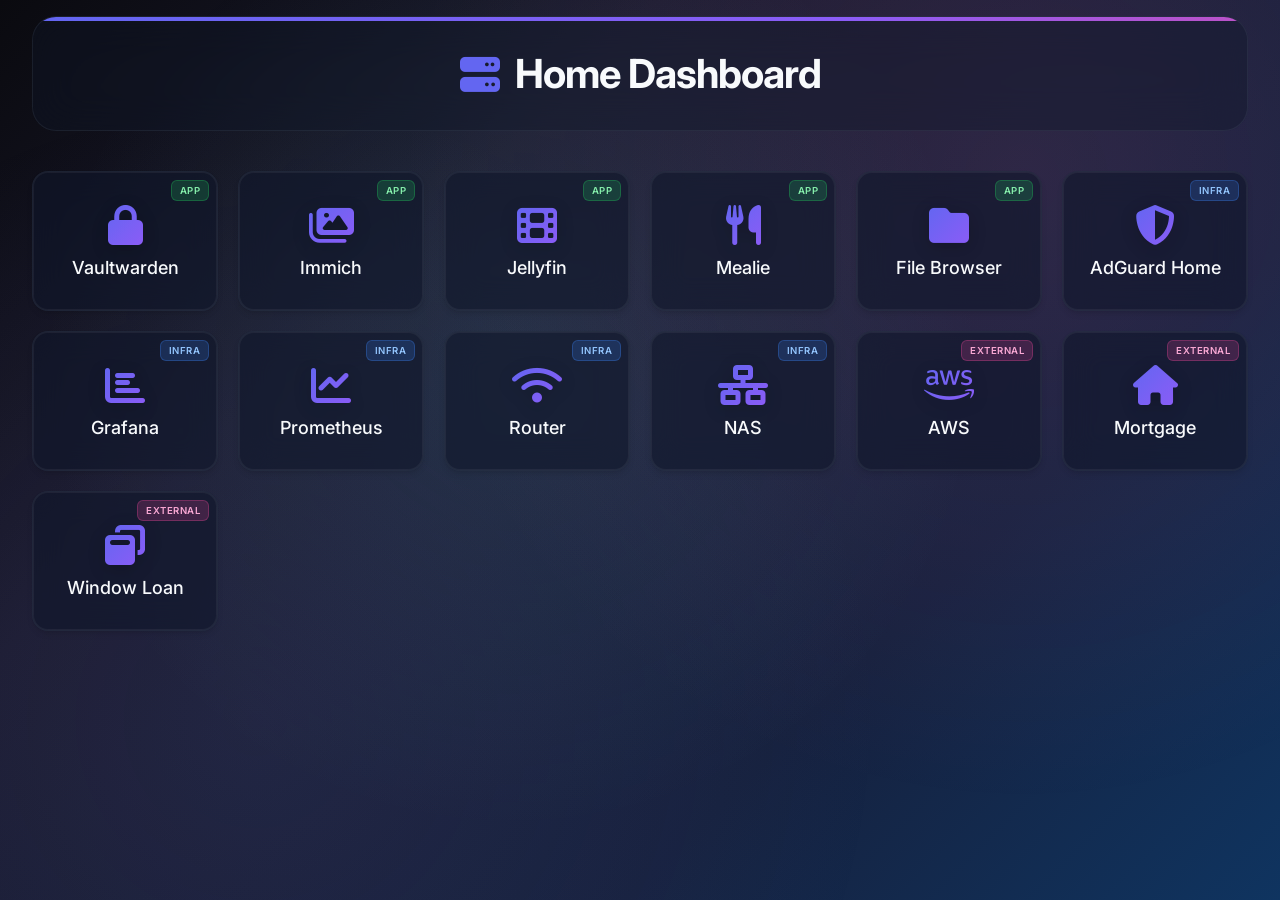
<file: ansible/roles/services/files/homepage/html/index.html>
<!DOCTYPE html>
<html lang="en">
<head>
    <meta charset="UTF-8">
    <meta name="viewport" content="width=device-width, initial-scale=1.0">
    <title>Home Lab Dashboard</title>
    <link rel="stylesheet" href="styles.css">
    <link href="https://cdnjs.cloudflare.com/ajax/libs/font-awesome/6.4.0/css/all.min.css" rel="stylesheet">
    <link href="https://fonts.googleapis.com/css2?family=Inter:wght@300;400;500;600;700&display=swap" rel="stylesheet">
</head>
<body>
    <div class="container">
        <header>
            <div class="header-content">
                <h1><i class="fas fa-server"></i> Home Dashboard</h1>
            </div>
            <div class="header-decoration"></div>
        </header>
        
        <main>
            <!-- All Applications in One Grid -->
            <section class="section">
                <div class="apps-grid">
                    
                    <!-- Applications -->
                    <div class="app-tile app-category" data-category="apps" onclick="openApp('https://vaultwarden.kds-dev.com')">
                        <div class="category-badge">APP</div>
                        <div class="app-icon">
                            <i class="fas fa-lock"></i>
                        </div>
                        <span class="app-name">Vaultwarden</span>
                    </div>
                    
                    <div class="app-tile app-category" data-category="apps" onclick="openApp('https://immich.kds-dev.com')">
                        <div class="category-badge">APP</div>
                        <div class="app-icon">
                            <i class="fas fa-images"></i>
                        </div>
                        <span class="app-name">Immich</span>
                    </div>
                    
                    <div class="app-tile app-category" data-category="apps" onclick="openApp('https://jellyfin.kds-dev.com')">
                        <div class="category-badge">APP</div>
                        <div class="app-icon">
                            <i class="fas fa-film"></i>
                        </div>
                        <span class="app-name">Jellyfin</span>
                    </div>
                    
                    <div class="app-tile app-category" data-category="apps" onclick="openApp('https://mealie.kds-dev.com')">
                        <div class="category-badge">APP</div>
                        <div class="app-icon">
                            <i class="fas fa-utensils"></i>
                        </div>
                        <span class="app-name">Mealie</span>
                    </div>
                    
                    <div class="app-tile app-category" data-category="apps" onclick="openApp('https://filebrowser.kds-dev.com')">
                        <div class="category-badge">APP</div>
                        <div class="app-icon">
                            <i class="fas fa-folder"></i>
                        </div>
                        <span class="app-name">File Browser</span>
                    </div>

                    <!-- Infrastructure -->
                    <div class="app-tile infra-category" data-category="infra" onclick="openApp('https://adguard.kds-dev.com')">
                        <div class="category-badge">INFRA</div>
                        <div class="app-icon">
                            <i class="fas fa-shield-alt"></i>
                        </div>
                        <span class="app-name">AdGuard Home</span>
                    </div>
                    
                    <div class="app-tile infra-category" data-category="infra" onclick="openApp('https://grafana.kds-dev.com')">
                        <div class="category-badge">INFRA</div>
                        <div class="app-icon">
                            <i class="fas fa-chart-bar"></i>
                        </div>
                        <span class="app-name">Grafana</span>
                    </div>
                    
                    <div class="app-tile infra-category" data-category="infra" onclick="openApp('https://prometheus.kds-dev.com')">
                        <div class="category-badge">INFRA</div>
                        <div class="app-icon">
                            <i class="fas fa-chart-line"></i>
                        </div>
                        <span class="app-name">Prometheus</span>
                    </div>
                    
                    <div class="app-tile infra-category" data-category="infra" onclick="openApp('http://192.168.50.1')">
                        <div class="category-badge">INFRA</div>
                        <div class="app-icon">
                            <i class="fas fa-wifi"></i>
                        </div>
                        <span class="app-name">Router</span>
                    </div>

                    <div class="app-tile infra-category" data-category="infra" onclick="openApp('http://nas.kds-dev.com')">
                        <div class="category-badge">INFRA</div>
                        <div class="app-icon">
                            <i class="fas fa-network-wired"></i>
                        </div>
                        <span class="app-name">NAS</span>
                    </div>

                    <!-- External Sites -->
                    <div class="app-tile external-category" data-category="external" onclick="openApp('https://us-east-2.signin.aws.amazon.com/')">
                        <div class="category-badge">EXTERNAL</div>
                        <div class="app-icon">
                            <i class="fab fa-aws"></i>
                        </div>
                        <span class="app-name">AWS</span>
                    </div>
                    
                    <div class="app-tile external-category" data-category="external" onclick="openApp('https://mylogin.freedommortgage.com/')">
                        <div class="category-badge">EXTERNAL</div>
                        <div class="app-icon">
                            <i class="fas fa-home"></i>
                        </div>
                        <span class="app-name">Mortgage</span>
                    </div>
                    
                    <div class="app-tile external-category" data-category="external" onclick="openApp('https://myaccount.momnt.com/login')">
                        <div class="category-badge">EXTERNAL</div>
                        <div class="app-icon">
                            <i class="fas fa-window-restore"></i>
                        </div>
                        <span class="app-name">Window Loan</span>
                    </div>
                </div>
            </section>
        </main>
        
    </div>
    
    <script>
        function openApp(url) {
            window.open(url, '_blank');
        }
    </script>
</body>
</html>
</file>
<file: ansible/roles/services/files/homepage/html/styles.css>
/* Reset and base styles */
* {
    margin: 0;
    padding: 0;
    box-sizing: border-box;
}

body {
    font-family: 'Inter', -apple-system, BlinkMacSystemFont, 'Segoe UI', Roboto, sans-serif;
    background: linear-gradient(135deg, #0a0a0f 0%, #1a1a2e 30%, #16213e 70%, #0f3460 100%);
    min-height: 100vh;
    color: #e2e8f0;
    overflow-x: hidden;
    position: relative;
}

body::before {
    content: '';
    position: fixed;
    top: 0;
    left: 0;
    right: 0;
    bottom: 0;
    background-image: 
        radial-gradient(circle at 20% 80%, rgba(120, 119, 198, 0.1) 0%, transparent 50%),
        radial-gradient(circle at 80% 20%, rgba(255, 119, 198, 0.1) 0%, transparent 50%),
        radial-gradient(circle at 40% 40%, rgba(120, 219, 226, 0.1) 0%, transparent 50%);
    pointer-events: none;
    z-index: 1;
}

.container {
    max-width: 1600px;
    margin: 0 auto;
    padding: 1rem 2rem;
    min-height: 100vh;
    position: relative;
    z-index: 2;
}

/* Header */
header {
    position: relative;
    text-align: center;
    margin-bottom: 2rem;
    padding: 2rem 2rem;
    background: rgba(15, 23, 42, 0.4);
    backdrop-filter: blur(20px);
    border-radius: 24px;
    border: 1px solid rgba(148, 163, 184, 0.1);
    overflow: hidden;
}

.header-decoration {
    position: absolute;
    top: 0;
    left: 0;
    right: 0;
    height: 4px;
    background: linear-gradient(90deg, #6366f1, #8b5cf6, #ec4899, #06b6d4);
    background-size: 200% 200%;
    animation: gradient-shift 3s ease infinite;
}

@keyframes gradient-shift {
    0%, 100% { background-position: 0% 50%; }
    50% { background-position: 100% 50%; }
}

.header-content h1 {
    color: #f8fafc;
    font-size: 2.5rem;
    font-weight: 700;
    display: flex;
    align-items: center;
    justify-content: center;
    gap: 1rem;
    margin-bottom: 0;
    letter-spacing: -0.025em;
}

.header-content h1 i {
    color: #6366f1;
    animation: pulse-glow 2s ease-in-out infinite alternate;
}

@keyframes pulse-glow {
    from { text-shadow: 0 0 20px rgba(99, 102, 241, 0.5); }
    to { text-shadow: 0 0 30px rgba(99, 102, 241, 0.8), 0 0 40px rgba(99, 102, 241, 0.3); }
}

.header-subtitle {
    color: #94a3b8;
    font-size: 1.1rem;
    font-weight: 400;
    opacity: 0.8;
    margin-top: 0.5rem;
}

/* Sections */
.section {
    margin-bottom: 0;
}

/* Apps Grid */
.apps-grid {
    display: grid;
    grid-template-columns: repeat(auto-fit, minmax(180px, 1fr));
    gap: 1.25rem;
    padding: 0.5rem 0;
    max-width: 100%;
}

/* App Tiles */
.app-tile {
    background: rgba(15, 23, 42, 0.6);
    border-radius: 16px;
    padding: 1.5rem 1rem;
    text-align: center;
    cursor: pointer;
    transition: all 0.3s cubic-bezier(0.4, 0, 0.2, 1);
    border: 1px solid rgba(148, 163, 184, 0.1);
    backdrop-filter: blur(16px);
    box-shadow: 
        0 4px 6px -1px rgba(0, 0, 0, 0.1),
        0 2px 4px -1px rgba(0, 0, 0, 0.06),
        0 0 0 1px rgba(255, 255, 255, 0.05) inset;
    position: relative;
    min-height: 140px;
    display: flex;
    flex-direction: column;
    justify-content: center;
    align-items: center;
    overflow: hidden;
}

.app-tile::before {
    content: '';
    position: absolute;
    inset: 0;
    background: linear-gradient(45deg, transparent, rgba(99, 102, 241, 0.1), transparent);
    opacity: 0;
    transition: opacity 0.4s ease;
}

.app-tile:hover::before {
    opacity: 1;
}

.app-tile:hover {
    transform: translateY(-8px) scale(1.02);
    box-shadow: 
        0 25px 50px -12px rgba(0, 0, 0, 0.25),
        0 0 40px rgba(99, 102, 241, 0.2),
        0 0 0 1px rgba(99, 102, 241, 0.3) inset;
    border-color: rgba(99, 102, 241, 0.3);
    background: rgba(15, 23, 42, 0.8);
}

.app-icon {
    margin-bottom: 0.75rem;
    position: relative;
    z-index: 1;
}

.app-icon i {
    font-size: 2.5rem;
    background: linear-gradient(135deg, #6366f1, #8b5cf6, #ec4899);
    background-clip: text;
    -webkit-background-clip: text;
    -webkit-text-fill-color: transparent;
    background-size: 200% 200%;
    animation: gradient-shift 3s ease infinite;
    transition: all 0.4s cubic-bezier(0.4, 0, 0.2, 1);
    filter: drop-shadow(0 4px 8px rgba(0, 0, 0, 0.2));
}

.app-tile:hover .app-icon i {
    transform: scale(1.15) rotateY(5deg);
    filter: drop-shadow(0 8px 16px rgba(99, 102, 241, 0.4));
}

.app-name {
    font-size: 1.125rem;
    font-weight: 500;
    color: #f8fafc;
    word-wrap: break-word;
    position: relative;
    z-index: 1;
    transition: color 0.3s ease;
}

.app-tile:hover .app-name {
    color: #ffffff;
}

/* Category Badges */
.category-badge {
    position: absolute;
    top: 0.5rem;
    right: 0.5rem;
    background: rgba(99, 102, 241, 0.2);
    color: #a5b4fc;
    font-size: 0.6rem;
    font-weight: 600;
    padding: 0.25rem 0.5rem;
    border-radius: 6px;
    letter-spacing: 0.05em;
    border: 1px solid rgba(99, 102, 241, 0.3);
    z-index: 2;
    transition: all 0.3s ease;
}

.app-category .category-badge {
    background: rgba(34, 197, 94, 0.2);
    color: #86efac;
    border-color: rgba(34, 197, 94, 0.3);
}

.infra-category .category-badge {
    background: rgba(59, 130, 246, 0.2);
    color: #93c5fd;
    border-color: rgba(59, 130, 246, 0.3);
}

.external-category .category-badge {
    background: rgba(236, 72, 153, 0.2);
    color: #f9a8d4;
    border-color: rgba(236, 72, 153, 0.3);
}

.app-tile:hover .category-badge {
    background: rgba(99, 102, 241, 0.4);
    color: #c7d2fe;
}

.app-tile:hover .app-category .category-badge {
    background: rgba(34, 197, 94, 0.4);
    color: #bbf7d0;
}

.app-tile:hover .infra-category .category-badge {
    background: rgba(59, 130, 246, 0.4);
    color: #bfdbfe;
}

.app-tile:hover .external-category .category-badge {
    background: rgba(236, 72, 153, 0.4);
    color: #fbcfe8;
}

/* Responsive design */
@media (min-width: 1400px) {
    .apps-grid {
        grid-template-columns: repeat(6, 1fr);
        max-width: 1200px;
        margin: 0 auto;
    }
}

@media (max-width: 1024px) {
    .container {
        padding: 1rem;
    }
    
    .apps-grid {
        grid-template-columns: repeat(auto-fit, minmax(160px, 1fr));
        gap: 1rem;
    }
    
    .app-tile {
        min-height: 130px;
        padding: 1.25rem 0.75rem;
    }
    
    .app-icon i {
        font-size: 2.25rem;
    }
}

@media (max-width: 768px) {
    .container {
        padding: 0.75rem;
    }
    
    header {
        padding: 1.5rem 1rem;
        margin-bottom: 1.5rem;
    }
    
    .header-content h1 {
        font-size: 2rem;
        flex-direction: column;
        gap: 0.5rem;
    }
    
    .apps-grid {
        grid-template-columns: repeat(auto-fit, minmax(140px, 1fr));
        gap: 0.75rem;
    }
    
    .app-tile {
        padding: 1rem 0.5rem;
        min-height: 120px;
    }
    
    .app-icon {
        margin-bottom: 0.5rem;
    }
    
    .app-icon i {
        font-size: 2rem;
    }
    
    .app-name {
        font-size: 0.9rem;
    }
    
    .category-badge {
        font-size: 0.5rem;
        padding: 0.2rem 0.4rem;
        top: 0.4rem;
        right: 0.4rem;
    }
}

@media (max-width: 480px) {
    .container {
        padding: 0.5rem;
    }
    
    header {
        padding: 1rem 0.75rem;
        margin-bottom: 1rem;
    }
    
    .header-content h1 {
        font-size: 1.75rem;
    }
    
    .apps-grid {
        grid-template-columns: repeat(auto-fit, minmax(120px, 1fr));
        gap: 0.5rem;
    }
    
    .app-tile {
        padding: 0.75rem 0.5rem;
        min-height: 100px;
        border-radius: 12px;
    }
    
    .app-icon {
        margin-bottom: 0.4rem;
    }
    
    .app-icon i {
        font-size: 1.75rem;
    }
    
    .app-name {
        font-size: 0.8rem;
        line-height: 1.2;
    }
    
    .category-badge {
        font-size: 0.45rem;
        padding: 0.15rem 0.3rem;
        top: 0.3rem;
        right: 0.3rem;
    }
}

/* Custom scrollbar for webkit browsers */
::-webkit-scrollbar {
    width: 8px;
}

::-webkit-scrollbar-track {
    background: rgba(15, 23, 42, 0.3);
    border-radius: 4px;
}

::-webkit-scrollbar-thumb {
    background: linear-gradient(135deg, #6366f1, #8b5cf6);
    border-radius: 4px;
}

::-webkit-scrollbar-thumb:hover {
    background: linear-gradient(135deg, #5b21b6, #7c3aed);
}

/* Loading animation for better UX */
@keyframes fadeInUp {
    from {
        opacity: 0;
        transform: translateY(30px);
    }
    to {
        opacity: 1;
        transform: translateY(0);
    }
}

.section {
    animation: fadeInUp 0.6s ease forwards;
}
</file>
